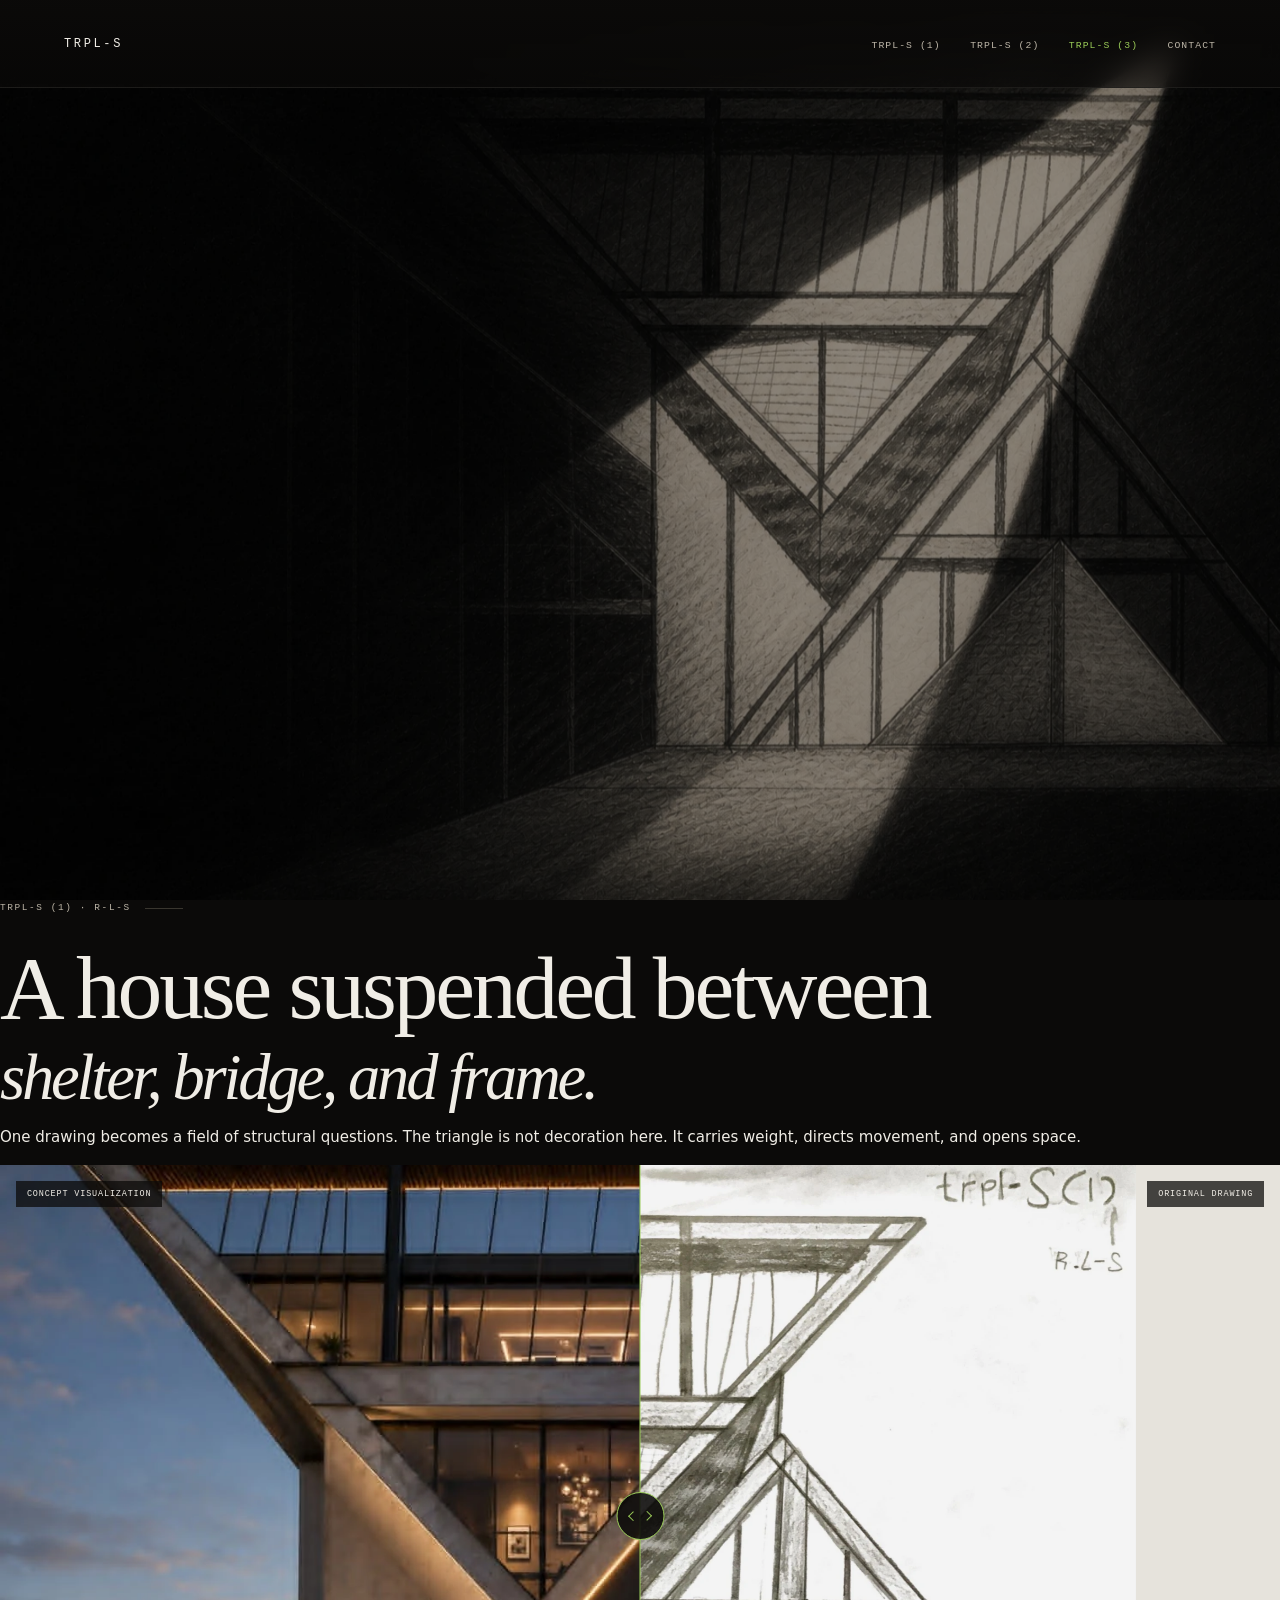
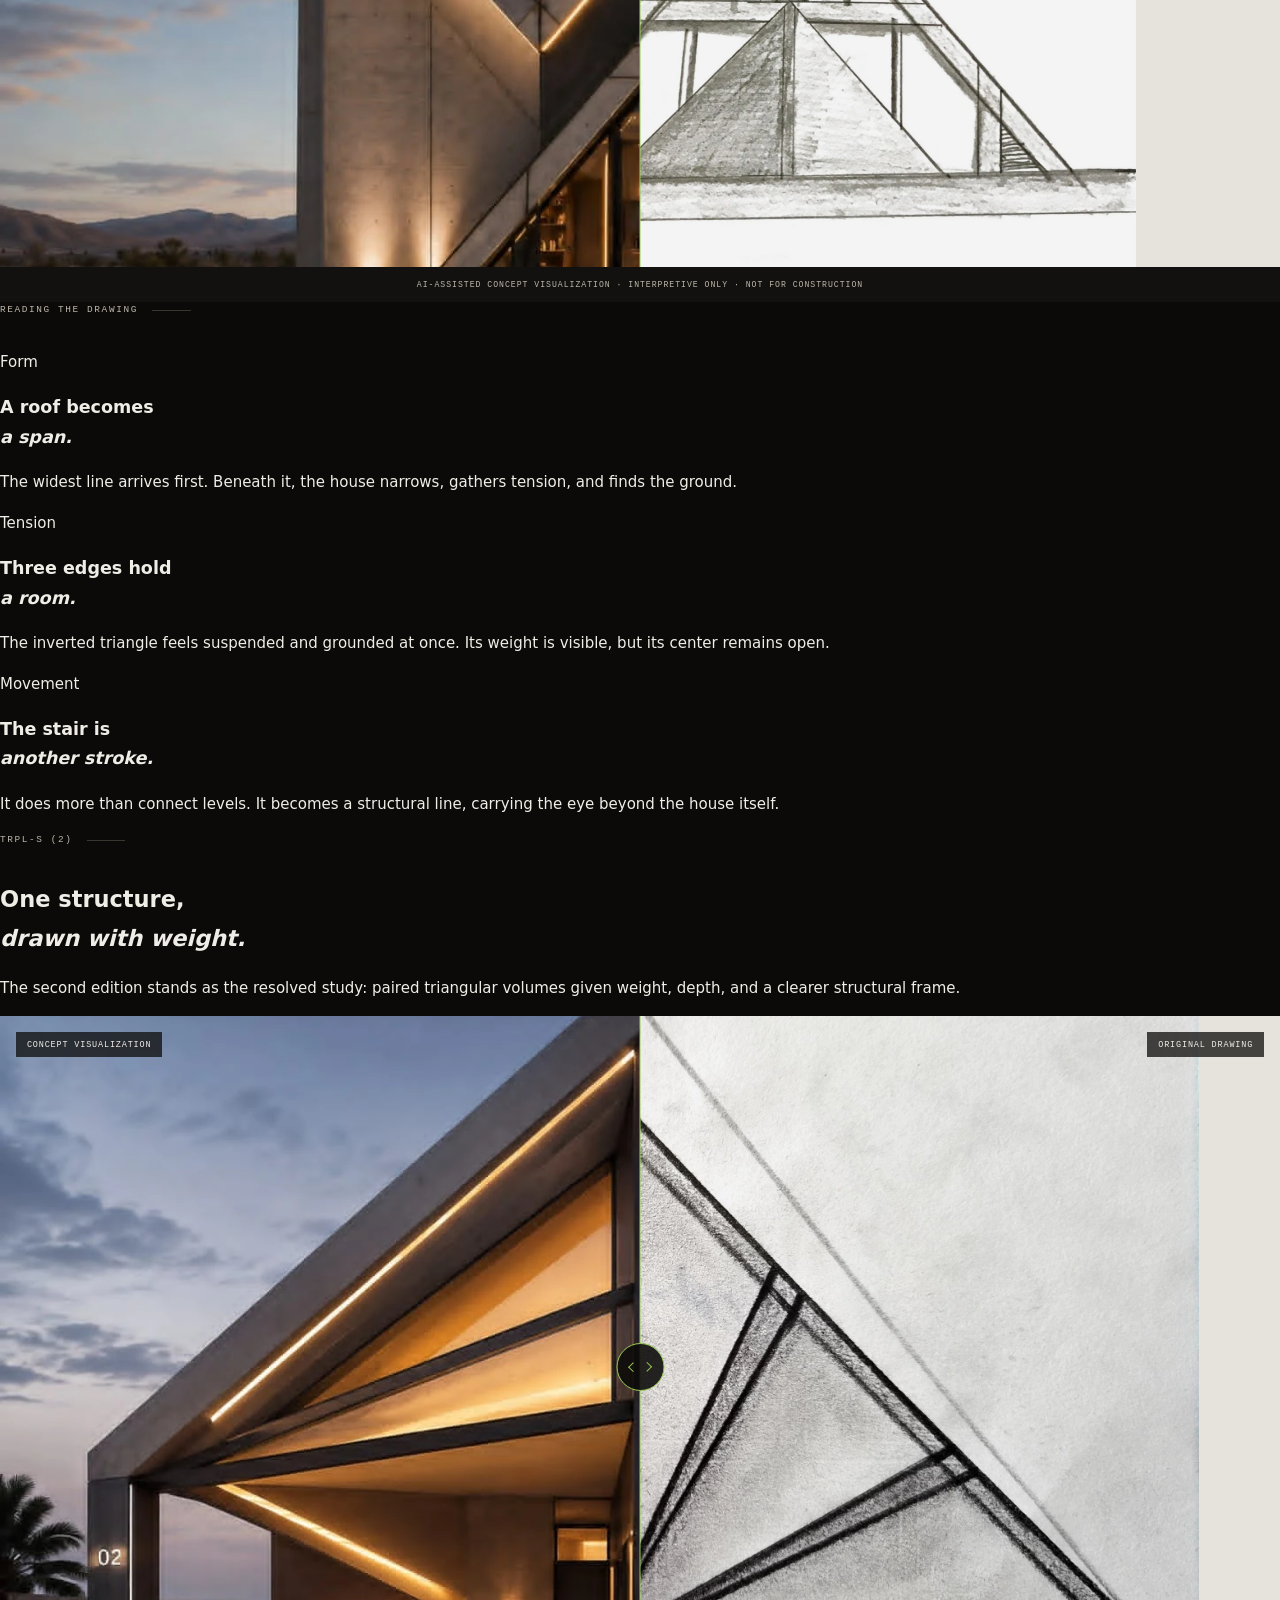
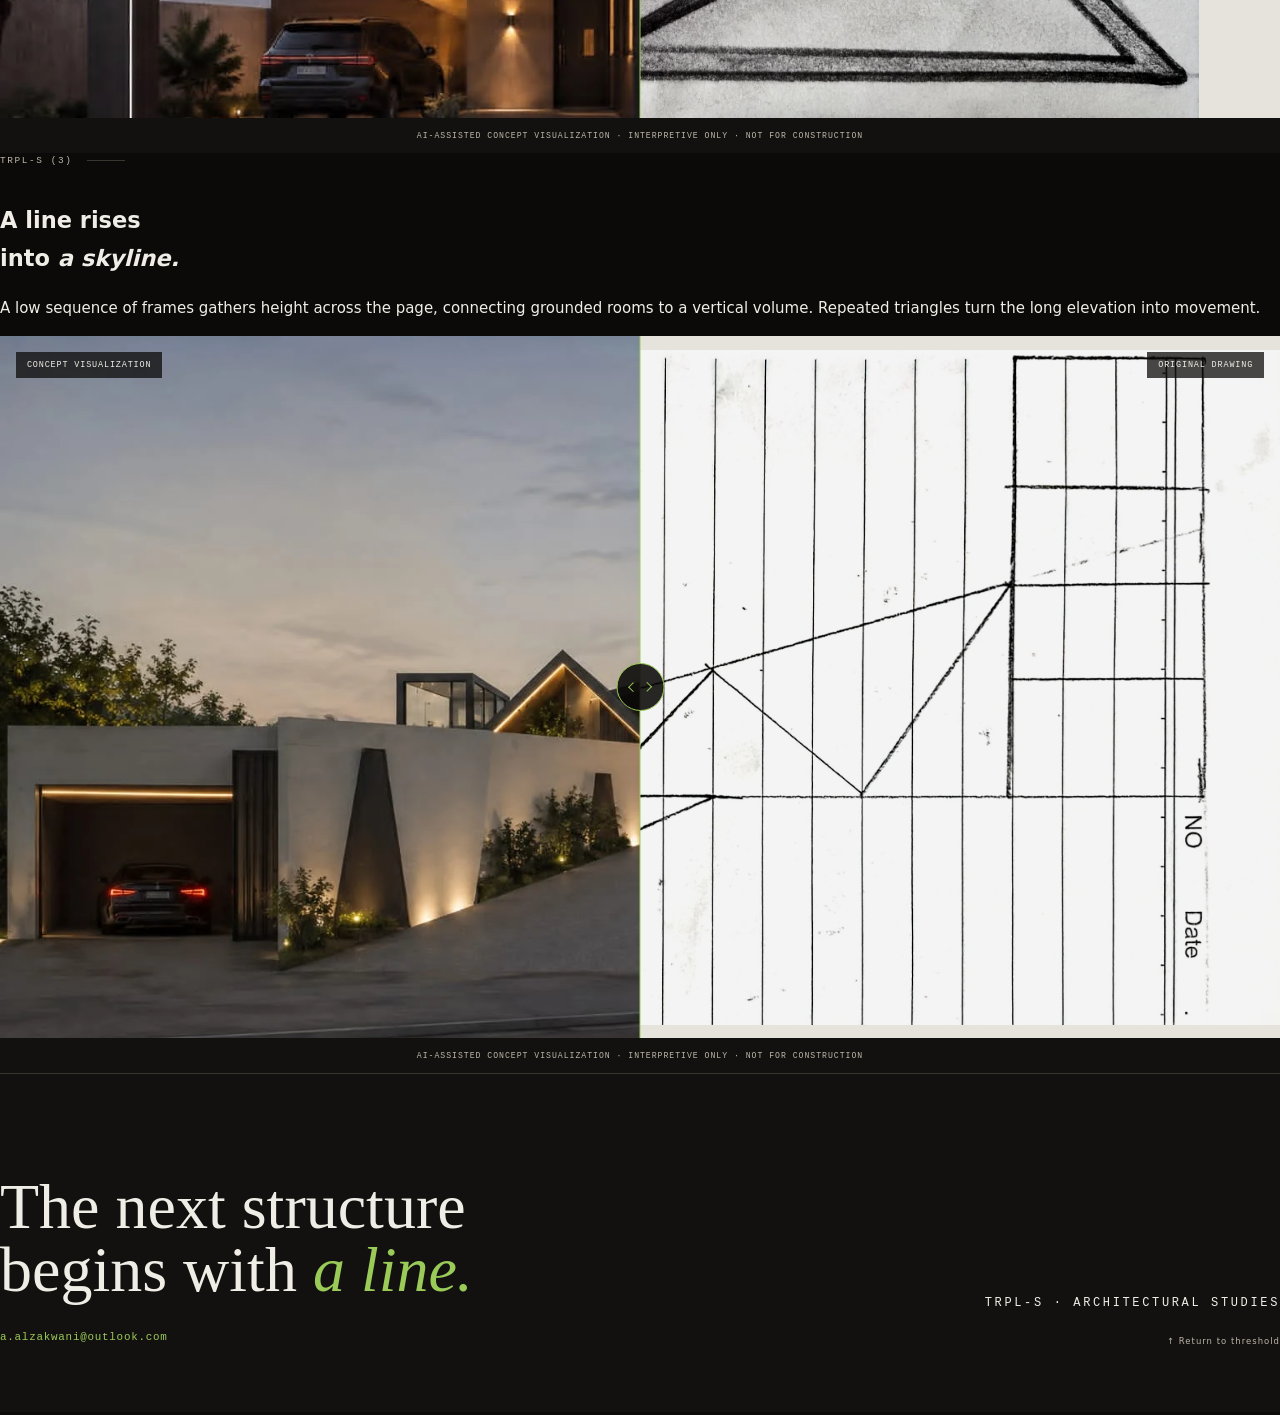
<file: index.html>
<!DOCTYPE html>
<html lang="en">
<head>
  <meta charset="UTF-8">
  <meta http-equiv="Content-Security-Policy" content="default-src 'none'; script-src 'self'; style-src 'self' 'unsafe-inline' https://fonts.googleapis.com; font-src https://fonts.gstatic.com; img-src 'self'; connect-src 'none'; object-src 'none'; base-uri 'none'; form-action 'none'">
  <meta name="referrer" content="no-referrer">
  <meta name="viewport" content="width=device-width, initial-scale=1.0">
  <meta name="theme-color" content="#0B0A09">
  <meta name="description" content="An architectural sketchbook of three original houses shaped by triangles, tension, shelter, and movement.">
  <meta property="og:title" content="trpl-S | Where triangles become shelter.">
  <meta property="og:description" content="Three original house studies shaped by triangles, tension, shelter, and movement.">
  <meta property="og:image" content="assets/trpl-s-social-preview.png?v=2">
  <meta property="og:image:type" content="image/png">
  <meta property="og:image:width" content="1200">
  <meta property="og:image:height" content="630">
  <meta property="og:image:alt" content="trpl-S architectural sketchbook — Where triangles become shelter.">
  <meta property="og:type" content="website">
  <meta name="twitter:card" content="summary_large_image">
  <meta name="twitter:title" content="trpl-S | Where triangles become shelter.">
  <meta name="twitter:description" content="Three original house studies shaped by triangles, tension, shelter, and movement.">
  <meta name="twitter:image" content="assets/trpl-s-social-preview.png?v=2">
  <title>trpl-S | Where triangles become shelter.</title>
  <link rel="icon" type="image/svg+xml" href="brand/trpl-s-logo-package/web/trpl-s-site-icon.svg?v=2">
  <link rel="icon" type="image/png" sizes="32x32" href="brand/trpl-s-logo-package/web/favicon-32.png?v=2">
  <link rel="icon" type="image/png" sizes="16x16" href="brand/trpl-s-logo-package/web/favicon-16.png?v=2">
  <link rel="apple-touch-icon" href="brand/trpl-s-logo-package/web/apple-touch-icon-180.png?v=2">
  <link rel="preconnect" href="https://fonts.googleapis.com">
  <link rel="preconnect" href="https://fonts.gstatic.com" crossorigin>
  <link href="https://fonts.googleapis.com/css2?family=Cormorant+Garamond:ital,wght@0,300;0,400;0,600;1,300;1,400&family=DM+Mono:wght@300;400&family=Inter:wght@300;400&display=swap" rel="stylesheet">
  <link rel="stylesheet" href="styles.css?v=7">
  <script src="script.js?v=7" defer></script>
</head>
<body>
  <nav class="site-nav" aria-label="Primary navigation">
    <a class="nav-logo" href="#threshold" aria-label="trpl-S home">trpl-S</a>
    <button class="nav-toggle" type="button" aria-expanded="false" aria-controls="primary-menu">
      <span class="nav-toggle-label">Menu</span>
      <span class="nav-toggle-icon" aria-hidden="true"><i></i><i></i></span>
    </button>
    <ul class="nav-links" id="primary-menu">
      <li><a href="#trpl-s-1">trpl-S (1)</a></li>
      <li><a href="#trpl-s-2">trpl-S (2)</a></li>
      <li><a href="#trpl-s-3">trpl-S (3)</a></li>
      <li><a href="#contact">Contact</a></li>
    </ul>
  </nav>

  <main>
    <section class="hero" id="threshold">
      <div class="hero-bg"></div>
      <p class="hero-label">An architectural sketchbook</p>
      <h1 class="hero-title">Where triangles<br>become <em>shelter.</em></h1>
      <p class="hero-sub">Nothing is hidden. Roof, support, opening, and path become the atmosphere of the house.</p>
      <a href="#trpl-s-1" class="hero-cta">
        <span class="hero-cta-line"></span>
        Enter the study
      </a>
    </section>

    <section class="study-intro" id="trpl-s-1">
      <div class="reveal">
        <div class="chapter">trpl-S (1) · R-L-S</div>
      </div>
      <div class="reveal" style="transition-delay:0.1s">
        <h2 class="study-title">A house suspended between <em>shelter, bridge, and frame.</em></h2>
      </div>
      <div class="reveal" style="transition-delay:0.2s">
        <p class="study-body">One drawing becomes a field of structural questions. The triangle is not decoration here. It carries weight, directs movement, and opens space.</p>
      </div>
    </section>

    <div data-comparison-host>
      <div data-comparison-fallback>
        <div class="drawing-strip reveal">
          <div class="drawing-strip-inner">
            <img src="assets/trpl-S(1).webp" alt="Pencil elevation study of R-L-S — a house formed from triangular structural logic">
          </div>
        </div>
        <div class="drawing-caption reveal">
          <span class="drawing-caption-text">Elevation study · Pencil on paper</span>
          <span class="drawing-caption-meta">trpl-S (1) / R-L-S</span>
        </div>
      </div>
      <figure class="visual-comparison" data-visual-comparison data-project="trpl-S (1)" data-original-src="assets/trpl-S(1).webp" data-visualization-src="assets/trpl-S(1)-visualization.webp">
        <div class="visual-comparison-stage">
          <img class="visual-comparison-image visual-comparison-original" alt="Original pencil elevation study of trpl-S (1)" data-comparison-original>
          <div class="visual-comparison-reveal" data-comparison-reveal>
            <img class="visual-comparison-image visual-comparison-concept" alt="AI-assisted concept visualization of trpl-S (1) as a realistic home" data-comparison-concept>
          </div>
          <span class="visual-comparison-label visual-comparison-label-original">Original drawing</span>
          <span class="visual-comparison-label visual-comparison-label-concept">Concept visualization</span>
          <span class="visual-comparison-divider" aria-hidden="true" data-comparison-divider><i></i></span>
          <input class="visual-comparison-control" type="range" min="0" max="100" value="50" aria-label="Compare the original drawing and concept visualization for trpl-S (1)" aria-valuetext="50% original drawing and 50% concept visualization" data-comparison-control>
        </div>
        <figcaption>AI-assisted concept visualization · Interpretive only · Not for construction</figcaption>
      </figure>
    </div>

    <section class="analysis" id="form">
      <div class="chapter reveal">Reading the drawing</div>
      <div class="analysis-grid">
        <div class="analysis-item reveal" style="transition-delay:0.05s">
          <span class="analysis-num">Form</span>
          <h3 class="analysis-heading">A roof becomes<br><em>a span.</em></h3>
          <p class="analysis-body">The widest line arrives first. Beneath it, the house narrows, gathers tension, and finds the ground.</p>
        </div>
        <div class="analysis-item reveal" style="transition-delay:0.12s">
          <span class="analysis-num">Tension</span>
          <h3 class="analysis-heading">Three edges hold<br><em>a room.</em></h3>
          <p class="analysis-body">The inverted triangle feels suspended and grounded at once. Its weight is visible, but its center remains open.</p>
        </div>
        <div class="analysis-item reveal" style="transition-delay:0.19s">
          <span class="analysis-num">Movement</span>
          <h3 class="analysis-heading">The stair is<br><em>another stroke.</em></h3>
          <p class="analysis-body">It does more than connect levels. It becomes a structural line, carrying the eye beyond the house itself.</p>
        </div>
      </div>
    </section>

    <section class="trpl-s-2" id="trpl-s-2">
      <div class="chapter reveal">trpl-S (2)</div>
      <div class="trpl-s-2-intro">
        <div class="reveal" style="transition-delay:0.05s">
          <h2 class="trpl-s-2-headline">One structure,<br><em>drawn with weight.</em></h2>
        </div>
        <div class="reveal" style="transition-delay:0.12s">
          <p class="trpl-s-2-body">The second edition stands as the resolved study: paired triangular volumes given weight, depth, and a clearer structural frame.</p>
        </div>
      </div>
      <div class="trpl-s-2-editions reveal" style="transition-delay:0.1s">
        <div data-comparison-host>
          <div data-comparison-fallback>
            <div class="edition">
              <img src="assets/trpl-S(2).webp" alt="Second edition scanned pencil drawing of trpl-S (2)">
              <div class="edition-label">
                <span class="edition-num">Edition 02</span>
                <span class="edition-title">Scanned study</span>
              </div>
            </div>
          </div>
      <figure class="visual-comparison" data-visual-comparison data-project="trpl-S (2)" data-original-src="assets/trpl-S(2).webp" data-visualization-src="assets/trpl-S(2)-visualization.webp">
            <div class="visual-comparison-stage">
              <img class="visual-comparison-image visual-comparison-original" alt="Original scanned pencil drawing of trpl-S (2)" data-comparison-original>
              <div class="visual-comparison-reveal" data-comparison-reveal>
                <img class="visual-comparison-image visual-comparison-concept" alt="AI-assisted concept visualization of trpl-S (2) as a realistic home" data-comparison-concept>
              </div>
              <span class="visual-comparison-label visual-comparison-label-original">Original drawing</span>
              <span class="visual-comparison-label visual-comparison-label-concept">Concept visualization</span>
              <span class="visual-comparison-divider" aria-hidden="true" data-comparison-divider><i></i></span>
              <input class="visual-comparison-control" type="range" min="0" max="100" value="50" aria-label="Compare the original drawing and concept visualization for trpl-S (2)" aria-valuetext="50% original drawing and 50% concept visualization" data-comparison-control>
            </div>
            <figcaption>AI-assisted concept visualization · Interpretive only · Not for construction</figcaption>
          </figure>
        </div>
      </div>
    </section>

    <section class="trpl-s-3" id="trpl-s-3">
      <div class="chapter reveal">trpl-S (3)</div>
      <div class="trpl-s-3-intro">
        <div class="reveal" style="transition-delay:0.05s">
          <h2 class="trpl-s-3-headline">A line rises<br>into <em>a skyline.</em></h2>
        </div>
        <div class="reveal" style="transition-delay:0.12s">
          <p class="trpl-s-3-body">A low sequence of frames gathers height across the page, connecting grounded rooms to a vertical volume. Repeated triangles turn the long elevation into movement.</p>
        </div>
      </div>
      <div data-comparison-host>
        <div data-comparison-fallback>
          <figure class="trpl-s-3-drawing reveal" style="transition-delay:0.1s">
            <img src="assets/trpl-S(3).webp" alt="Pencil elevation drawing of trpl-S (3), a long house formed from rising triangular frames between low and tall rectangular volumes" width="3151" height="1662" loading="lazy">
            <figcaption>
              <span>Elevation study · Pencil on lined paper</span>
              <span>trpl-S (3)</span>
            </figcaption>
          </figure>
        </div>
        <figure class="visual-comparison" data-visual-comparison data-project="trpl-S (3)" data-original-src="assets/trpl-S(3).webp" data-visualization-src="assets/trpl-S(3)-visualization.webp">
          <div class="visual-comparison-stage">
            <img class="visual-comparison-image visual-comparison-original" alt="Original pencil elevation drawing of trpl-S (3)" data-comparison-original>
            <div class="visual-comparison-reveal" data-comparison-reveal>
              <img class="visual-comparison-image visual-comparison-concept" alt="AI-assisted concept visualization of trpl-S (3) as a realistic home" data-comparison-concept>
            </div>
            <span class="visual-comparison-label visual-comparison-label-original">Original drawing</span>
            <span class="visual-comparison-label visual-comparison-label-concept">Concept visualization</span>
            <span class="visual-comparison-divider" aria-hidden="true" data-comparison-divider><i></i></span>
            <input class="visual-comparison-control" type="range" min="0" max="100" value="50" aria-label="Compare the original drawing and concept visualization for trpl-S (3)" aria-valuetext="50% original drawing and 50% concept visualization" data-comparison-control>
          </div>
          <figcaption>AI-assisted concept visualization · Interpretive only · Not for construction</figcaption>
        </figure>
      </div>
    </section>
  </main>

  <footer class="footer" id="contact">
    <div class="footer-inner">
      <div class="footer-left reveal">
        <h2 class="footer-headline">The next structure<br>begins with <em>a line.</em></h2>
        <a class="footer-email" href="mailto:a.alzakwani@outlook.com">a.alzakwani@outlook.com</a>
      </div>
      <div class="footer-right reveal" style="transition-delay:0.1s">
        <span class="footer-logo">trpl-S · Architectural studies</span>
        <a class="footer-back" href="#threshold">↑ Return to threshold</a>
      </div>
    </div>
  </footer>
</body>
</html>
</file>
<file: styles.css>
:root {
  --black: #0b0a09;
  --dark: #12110f;
  --panel: #191815;
  --line: #39362f;
  --graphite: #bdb6a8;
  --vellum: #e8d5b0;
  --paper: #f0ede6;
  --white: #faf9f7;
  --green: #9acb58;
  --display: 'Cormorant Garamond', Georgia, serif;
  --mono: 'DM Mono', monospace;
  --body: 'Inter', system-ui, sans-serif;
  --gutter: clamp(1.35rem, 5vw, 5rem);
  --section-space: clamp(5.5rem, 11vw, 10rem);
  --max-width: 1440px;
}

*, *::before, *::after { box-sizing: border-box; }
html { scroll-behavior: smooth; scroll-padding-top: 6rem; }
body { margin: 0; background: var(--black); color: var(--paper); font: 300 clamp(15px, 1.05vw, 17px)/1.7 var(--body); overflow-x: hidden; }
img, svg { display: block; max-width: 100%; }
figure { margin: 0; }
a { color: inherit; text-decoration: none; }
button, input { font: inherit; }
::selection { color: var(--black); background: var(--green); }

.skip-link { position: fixed; z-index: 200; top: .75rem; left: .75rem; padding: .8rem 1rem; background: var(--green); color: var(--black); transform: translateY(-160%); }
.skip-link:focus { transform: none; }
.section-shell { width: min(var(--max-width), 100%); margin-inline: auto; padding-inline: var(--gutter); }
.site-nav { position: fixed; z-index: 100; inset: 0 0 auto; min-height: 5.5rem; display: flex; align-items: center; justify-content: space-between; padding: .9rem var(--gutter); border-bottom: 1px solid rgba(240,237,230,.08); background: linear-gradient(180deg, rgba(11,10,9,.95), rgba(11,10,9,.66)); backdrop-filter: blur(14px); }
.nav-logo, .footer-logo { font: 400 .75rem var(--mono); letter-spacing: .22em; text-transform: uppercase; }
.nav-logo { position: relative; z-index: 2; color: var(--paper); }
.nav-links { display: flex; align-items: center; gap: clamp(1rem, 2.3vw, 2.5rem); margin: 0; padding: 0; list-style: none; }
.nav-links a { color: var(--graphite); font: 400 .61rem var(--mono); letter-spacing: .11em; text-transform: uppercase; transition: color .2s ease; }
.nav-links a:hover, .nav-links a[aria-current="true"] { color: var(--green); }
.nav-toggle { display: none; }
.nav-logo:focus-visible, .nav-links a:focus-visible, .nav-toggle:focus-visible, a:focus-visible, summary:focus-visible { outline: 2px solid var(--green); outline-offset: 5px; }

.hero { position: relative; min-height: min(900px, 100svh); min-height: max(740px, 100svh); display: flex; align-items: flex-end; overflow: hidden; padding: 9rem var(--gutter) clamp(4.7rem, 10vh, 7rem); }
.hero-bg, .hero-shade { position: absolute; inset: 0; }
.hero-bg { background: url('assets/cinematic-hero.webp') center 37%/cover no-repeat; filter: brightness(.57) saturate(.68); transform: scale(1.025); animation: heroReveal 1.8s cubic-bezier(.22,1,.36,1) both; }
.hero-shade { background: linear-gradient(90deg, rgba(8,8,7,.86), rgba(8,8,7,.48) 44%, rgba(8,8,7,.12) 100%), linear-gradient(0deg, rgba(8,8,7,.9), transparent 70%); }
.hero-content { position: relative; width: min(var(--max-width), 100%); margin: 0 auto; }
.eyebrow, .chapter, .study-kicker, .artwork-heading, .reflection-caption, .drawing-note, .footer-caption, .footer-bottom { font-family: var(--mono); text-transform: uppercase; }
.eyebrow { display: flex; align-items: center; gap: .8rem; color: var(--graphite); font-size: .61rem; letter-spacing: .18em; }
.status-dot { width: .4rem; height: .4rem; border-radius: 50%; background: var(--green); box-shadow: 0 0 1rem rgba(154,203,88,.7); }
.hero-title { max-width: 900px; margin: 1rem 0 0; font: 300 clamp(4rem, 9.7vw, 9.5rem)/.88 var(--display); letter-spacing: -.035em; }
.hero-title em, .section-title em, .study-title em, .closing-title em, .footer-headline em { color: var(--green); font-weight: 300; }
.hero-title em, .section-title em, .study-title em, .closing-title em, .footer-headline em { font-style: italic; }
.hero-bottomline { display: flex; align-items: flex-end; justify-content: space-between; gap: 2rem; max-width: 1040px; margin-top: 2.5rem; }
.hero-sub { max-width: 410px; margin: 0; color: rgba(240,237,230,.78); font-size: .92rem; }
.hero-cta, .text-link { display: inline-flex; align-items: center; gap: .8rem; color: var(--paper); font: 400 .62rem var(--mono); letter-spacing: .12em; text-transform: uppercase; transition: color .2s, gap .2s; }
.hero-cta:hover, .text-link:hover { color: var(--green); gap: 1.1rem; }
.hero-cta-line { width: 2.5rem; height: 1px; background: var(--green); }
.hero-index { position: absolute; right: var(--gutter); bottom: -3.8rem; display: flex; align-items: center; gap: .7rem; color: var(--graphite); font: 400 .58rem var(--mono); letter-spacing: .1em; }
.hero-index i { width: 3.5rem; height: 1px; background: var(--green); }
@keyframes heroReveal { from { opacity: .35; transform: scale(1.06); } to { opacity: 1; transform: scale(1.025); } }

.chapter { display: flex; align-items: center; gap: .9rem; margin: 0 0 2rem; color: var(--graphite); font-size: .59rem; letter-spacing: .17em; }
.chapter::after { content: ''; width: 2.4rem; height: 1px; background: var(--line); }
.chapter span { color: var(--green); }
.section-title { margin: 0 0 1.7rem; font: 300 clamp(2.8rem, 5.4vw, 5.2rem)/.98 var(--display); letter-spacing: -.025em; }
.section-copy { max-width: 510px; color: var(--graphite); }
.section-copy strong { color: var(--paper); font-weight: 400; }
.name-origin { display: grid; grid-template-columns: minmax(0, .9fr) minmax(360px, 1.1fr); align-items: center; gap: clamp(2rem, 7vw, 7rem); padding-block: var(--section-space); }
.origin-copy .text-link { margin-top: 1.7rem; }
.origin-graphic { position: relative; max-width: 620px; justify-self: end; width: 100%; padding: 1rem; border: 1px solid rgba(240,237,230,.08); background: radial-gradient(circle at 50% 45%, rgba(154,203,88,.055), transparent 52%), var(--dark); }
.structure-mark { width: 100%; overflow: visible; }
.structure-mark path { fill: none; vector-effect: non-scaling-stroke; }
.mark-line-muted { stroke: rgba(240,237,230,.14); stroke-width: 1; }
.mark-line-main { stroke: rgba(240,237,230,.74); stroke-width: 1.4; stroke-dasharray: 900; stroke-dashoffset: 900; animation: drawLine 2.2s .3s ease forwards; }
.mark-line-brace { stroke: rgba(240,237,230,.32); stroke-width: 1; stroke-dasharray: 750; stroke-dashoffset: 750; animation: drawLine 2.4s .75s ease forwards; }
.mark-line-green { stroke: var(--green); stroke-width: 2; stroke-dasharray: 600; stroke-dashoffset: 600; animation: drawLine 2s 1.1s ease forwards; }
.mark-node { fill: var(--green); }
.mark-label { fill: var(--graphite); font: 9px var(--mono); letter-spacing: 1.3px; }
.text-link span, .footer-email span { color: var(--green); font-family: Arial, Helvetica, sans-serif; }
@keyframes drawLine { to { stroke-dashoffset: 0; } }

.study { padding-block: clamp(5.5rem, 10vw, 9rem); }
.study-one { background: linear-gradient(180deg, #11100e 0%, #151410 100%); }
.study-two { background: var(--black); }
.study-three { background: linear-gradient(180deg, #151410, #11100e); }
.study-heading { margin-bottom: clamp(3rem, 6vw, 5.5rem); }
.study-heading-grid { display: grid; grid-template-columns: minmax(0, 1.1fr) minmax(270px, .7fr); align-items: end; gap: clamp(2rem, 8vw, 8rem); }
.study-title { margin: 0; font: 300 clamp(3.3rem, 7vw, 7rem)/.9 var(--display); letter-spacing: -.035em; }
.study-title em { display: inline-block; margin-top: .32em; font-size: .72em; color: var(--paper); }
.study-intent { max-width: 440px; padding-bottom: .4rem; }
.study-intent p:last-child, .development-copy p, .closing-copy > p:last-of-type { color: var(--graphite); }
.study-kicker { margin: 0 0 .8rem; color: var(--green); font-size: .56rem; letter-spacing: .15em; }
.artwork-heading { display: flex; justify-content: space-between; gap: 1rem; margin-bottom: .8rem; color: var(--graphite); font-size: .54rem; letter-spacing: .14em; }
.visual-host { width: min(1600px, 100%); margin-inline: auto; }
.drawing-fallback { margin: 0; padding: 0 var(--gutter); }
.drawing-fallback img { width: 100%; max-height: 78vh; object-fit: contain; background: var(--paper); }
.drawing-fallback figcaption { padding: .65rem 0; color: var(--graphite); font: 400 .54rem var(--mono); letter-spacing: .1em; text-transform: uppercase; }
.visual-comparison { display: none; width: 100%; overflow: hidden; background: var(--dark); }
.js .visual-comparison { display: block; }
.visual-comparison-stage { --comparison-position: 50%; position: relative; width: 100%; aspect-ratio: 16 / 9; max-height: 78vh; overflow: hidden; background: #201f1c; }
.visual-comparison-image { position: absolute; inset: 0; width: 100%; height: 100%; max-width: none; object-fit: cover; }
.visual-comparison-original { object-fit: contain; background: var(--paper); filter: brightness(.94) contrast(1.04); }
.visual-comparison-reveal { position: absolute; z-index: 1; inset: 0 auto 0 0; width: 50%; overflow: hidden; }
.visual-comparison-concept { width: 100vw; max-width: none; }
.visual-comparison-label { position: absolute; z-index: 3; top: 1rem; padding: .48rem .68rem; color: var(--paper); background: rgba(11,10,9,.74); font: 400 .53rem var(--mono); letter-spacing: .1em; text-transform: uppercase; pointer-events: none; }
.visual-comparison-label-original { right: 1rem; }
.visual-comparison-label-concept { left: 1rem; }
.visual-comparison-divider { position: absolute; z-index: 2; top: 0; bottom: 0; left: 50%; width: 1px; background: var(--green); transform: translateX(-50%); pointer-events: none; }
.visual-comparison-divider i { position: absolute; top: 50%; left: 50%; width: 3rem; height: 3rem; border: 1px solid var(--green); border-radius: 50%; background: rgba(11,10,9,.88); transform: translate(-50%, -50%); }
.visual-comparison-divider i::before, .visual-comparison-divider i::after { position: absolute; top: 50%; width: .45rem; height: .45rem; content: ''; border-top: 1px solid var(--green); border-right: 1px solid var(--green); }
.visual-comparison-divider i::before { left: .8rem; transform: translateY(-50%) rotate(-135deg); }
.visual-comparison-divider i::after { right: .8rem; transform: translateY(-50%) rotate(45deg); }
.visual-comparison-control { position: absolute; z-index: 4; inset: 0; width: 100%; height: 100%; margin: 0; opacity: 0; cursor: ew-resize; touch-action: pan-y; }
.visual-comparison-control:focus-visible { outline: none; }
.visual-comparison-stage:has(.visual-comparison-control:focus-visible) { outline: 2px solid var(--green); outline-offset: -4px; }
.visual-comparison > figcaption { padding: .8rem 1rem; color: var(--graphite); font: 400 .51rem var(--mono); letter-spacing: .12em; text-align: center; text-transform: uppercase; }
.visual-comparison[hidden], [data-comparison-fallback][hidden] { display: none !important; }
.study-reflection { position: relative; display: grid; grid-template-columns: 3rem minmax(0, 1fr) auto; align-items: center; gap: 1rem 1.5rem; max-width: 1050px; margin-top: clamp(3rem, 6vw, 5rem); padding-block: 1.8rem; border-top: 1px solid var(--line); border-bottom: 1px solid var(--line); }
.reflection-mark { color: var(--green); font: 300 4rem/.6 var(--display); }
.study-reflection p { max-width: 680px; margin: 0; color: var(--paper); font: italic 300 clamp(1.35rem, 2.5vw, 2rem)/1.2 var(--display); }
.reflection-caption { justify-self: end; color: var(--graphite); font-size: .5rem; letter-spacing: .11em; }

.development { padding-block: var(--section-space); }
.development-intro { display: grid; grid-template-columns: 1fr .72fr; gap: clamp(2rem, 8vw, 8rem); align-items: end; margin-bottom: 3.2rem; }
.development-copy { max-width: 520px; }
.drawing-note { margin-top: 1.35rem; color: var(--graphite); font-size: .53rem; letter-spacing: .12em; }
.development-copy .text-link { margin-top: 1rem; }
.development-board, .drawing-card { margin: 0; border: 1px solid rgba(240,237,230,.12); background: #f8f7f4; }
.development-board img, .drawing-card img { width: 100%; height: auto; }
.development-board figcaption, .drawing-card figcaption { display: flex; justify-content: space-between; gap: 1rem; padding: .9rem 1rem; color: var(--graphite); background: var(--panel); font: 400 .54rem var(--mono); letter-spacing: .1em; text-transform: uppercase; }
.drawing-gallery { display: grid; grid-template-columns: 1fr 1fr; gap: 1.25rem; margin-top: 1.25rem; }
.drawing-index { margin-top: 1.25rem; border-top: 1px solid var(--line); border-bottom: 1px solid var(--line); }
.drawing-index summary { display: flex; justify-content: space-between; align-items: center; padding: 1.25rem 0; color: var(--paper); cursor: pointer; list-style: none; font: 400 .62rem var(--mono); letter-spacing: .1em; text-transform: uppercase; }
.drawing-index summary::-webkit-details-marker { display: none; }
.details-icon { color: var(--green); font-size: 1.25rem; transition: transform .2s; }
.drawing-index[open] .details-icon { transform: rotate(45deg); }
.drawing-index-grid { display: grid; grid-template-columns: repeat(2, 1fr); gap: 0 2rem; padding: 0 0 1rem; }
.drawing-index-grid a { display: flex; justify-content: space-between; padding: .85rem 0; border-top: 1px solid rgba(240,237,230,.09); color: var(--graphite); font-size: .86rem; transition: color .2s; }
.drawing-index-grid a:hover { color: var(--green); }

.closing { display: grid; grid-template-columns: minmax(240px, .9fr) minmax(0, 1.1fr); align-items: center; gap: clamp(2rem, 8vw, 8rem); padding-block: clamp(5rem, 10vw, 9rem); border-top: 1px solid var(--line); }
.closing-graphic { padding: clamp(1rem, 4vw, 3rem); background: radial-gradient(circle, rgba(154,203,88,.08), transparent 65%); }
.closing-graphic svg { width: 100%; }
.closing-graphic path { fill: none; stroke: rgba(240,237,230,.32); stroke-width: 1; vector-effect: non-scaling-stroke; }
.closing-graphic path.closing-green { stroke: var(--green); stroke-width: 2; }
.closing-title { margin: 0 0 1.5rem; font: 300 clamp(3.4rem, 7vw, 7rem)/.8 var(--display); letter-spacing: -.035em; }
.closing-copy > p:last-of-type { max-width: 490px; }

.footer { border-top: 1px solid var(--line); background: var(--dark); padding-top: clamp(4rem, 8vw, 7rem); }
.footer-inner { display: flex; justify-content: space-between; align-items: flex-end; gap: 3rem; padding-bottom: 4rem; }
.footer-headline { margin: 0 0 1.3rem; font: 300 clamp(2.4rem, 5vw, 4.5rem)/.98 var(--display); }
.footer-email { display: inline-flex; align-items: center; gap: .7rem; color: var(--green); font: 400 .68rem var(--mono); letter-spacing: .07em; }
.footer-email:hover { color: var(--paper); }
.footer-right { display: grid; justify-items: end; gap: .55rem; }
.footer-logo { color: var(--paper); }
.footer-caption, .footer-back, .footer-bottom { color: var(--graphite); font-size: .53rem; letter-spacing: .12em; }
.footer-back { margin-top: .9rem; transition: color .2s; }
.footer-back:hover { color: var(--green); }
.footer-bottom { display: flex; justify-content: space-between; padding-block: 1rem; border-top: 1px solid rgba(240,237,230,.08); }

.reveal { opacity: 1; transform: none; }
.js .reveal { opacity: 0; transform: translateY(18px); transition: opacity .75s ease, transform .75s cubic-bezier(.2,.7,.2,1); }
.js .reveal.visible { opacity: 1; transform: none; }

@media (max-width: 760px) {
  :root { --section-space: 5rem; }
  .site-nav { min-height: 4.2rem; padding-inline: 1.25rem; }
  .nav-toggle { position: relative; z-index: 2; display: flex; min-width: 5rem; min-height: 2.7rem; align-items: center; justify-content: flex-end; gap: .65rem; border: 0; color: var(--paper); background: transparent; font: 400 .59rem var(--mono); letter-spacing: .12em; text-transform: uppercase; cursor: pointer; }
  .nav-toggle-icon { position: relative; width: 1.1rem; height: .8rem; }
  .nav-toggle-icon i { position: absolute; right: 0; width: 100%; height: 1px; background: currentColor; transition: top .2s, transform .2s; }
  .nav-toggle-icon i:first-child { top: .2rem; }
  .nav-toggle-icon i:last-child { top: .58rem; }
  .site-nav.menu-open .nav-toggle-icon i:first-child { top: .4rem; transform: rotate(45deg); }
  .site-nav.menu-open .nav-toggle-icon i:last-child { top: .4rem; transform: rotate(-45deg); }
  .nav-links { position: absolute; inset: 100% 0 auto; display: grid; gap: 0; padding: .4rem 1.25rem 1rem; border-bottom: 1px solid rgba(240,237,230,.12); background: rgba(11,10,9,.98); visibility: hidden; opacity: 0; transform: translateY(-.4rem); pointer-events: none; transition: opacity .2s, transform .2s, visibility .2s; }
  .site-nav.menu-open .nav-links { visibility: visible; opacity: 1; transform: none; pointer-events: auto; }
  .nav-links li { border-top: 1px solid rgba(240,237,230,.1); }
  .nav-links a { display: flex; min-height: 3.15rem; align-items: center; justify-content: space-between; font-size: .62rem; }
  .nav-links a::after { content: '→'; color: var(--green); font-family: Arial, Helvetica, sans-serif; }
  .name-origin, .study-heading-grid, .development-intro, .closing { grid-template-columns: 1fr; }
  .name-origin { gap: 2.5rem; }
  .origin-graphic { width: min(100%, 540px); justify-self: center; }
  .study-heading-grid { gap: 1.8rem; }
  .study-title { font-size: clamp(3.4rem, 11vw, 5.5rem); }
  .study-reflection { grid-template-columns: 2rem 1fr; }
  .reflection-mark { grid-row: span 2; font-size: 3.2rem; }
  .reflection-caption { grid-column: 2; justify-self: start; }
  .development-intro { gap: 1rem; }
  .closing { gap: 1rem; }
  .closing-graphic { width: min(78%, 390px); justify-self: center; }
}

@media (max-width: 560px) {
  html { scroll-padding-top: 4.5rem; }
  .hero { min-height: max(720px, 100svh); padding: 7rem 1.25rem 5rem; }
  .hero-bg { background-position: 59% center; }
  .hero-shade { background: linear-gradient(90deg, rgba(8,8,7,.72), rgba(8,8,7,.2)), linear-gradient(0deg, rgba(8,8,7,.95), transparent 85%); }
  .hero-title { font-size: clamp(3.5rem, 17vw, 5.8rem); }
  .hero-bottomline { display: block; margin-top: 1.7rem; }
  .hero-cta { margin-top: 1.5rem; }
  .hero-index { right: 1.25rem; bottom: -3.5rem; }
  .section-title { font-size: clamp(2.8rem, 13vw, 4.2rem); }
  .origin-graphic { padding: .35rem; }
  .artwork-heading { font-size: .46rem; letter-spacing: .07em; }
  .visual-comparison-stage { aspect-ratio: 4 / 3; }
  .visual-comparison-label { top: .6rem; padding: .35rem .45rem; font-size: .43rem; letter-spacing: .06em; }
  .visual-comparison-label-original { right: .5rem; }
  .visual-comparison-label-concept { left: .5rem; }
  .visual-comparison-divider i { width: 2.5rem; height: 2.5rem; }
  .visual-comparison > figcaption { padding: .75rem .5rem; font-size: .43rem; letter-spacing: .06em; }
  .drawing-gallery, .drawing-index-grid { grid-template-columns: 1fr; }
  .development-board figcaption, .drawing-card figcaption { font-size: .46rem; letter-spacing: .06em; }
  .footer-inner { display: grid; align-items: start; }
  .footer-right { justify-items: start; }
  .footer-bottom { font-size: .45rem; }
}

@media (prefers-reduced-motion: reduce) {
  *, *::before, *::after { scroll-behavior: auto !important; animation-duration: .01ms !important; animation-iteration-count: 1 !important; transition-duration: .01ms !important; }
  .js .reveal { opacity: 1 !important; transform: none !important; }
  .mark-line-main, .mark-line-brace, .mark-line-green { stroke-dashoffset: 0; }
}

::-webkit-scrollbar { width: 5px; }
::-webkit-scrollbar-track { background: var(--black); }
::-webkit-scrollbar-thumb { background: var(--line); }
</file>
